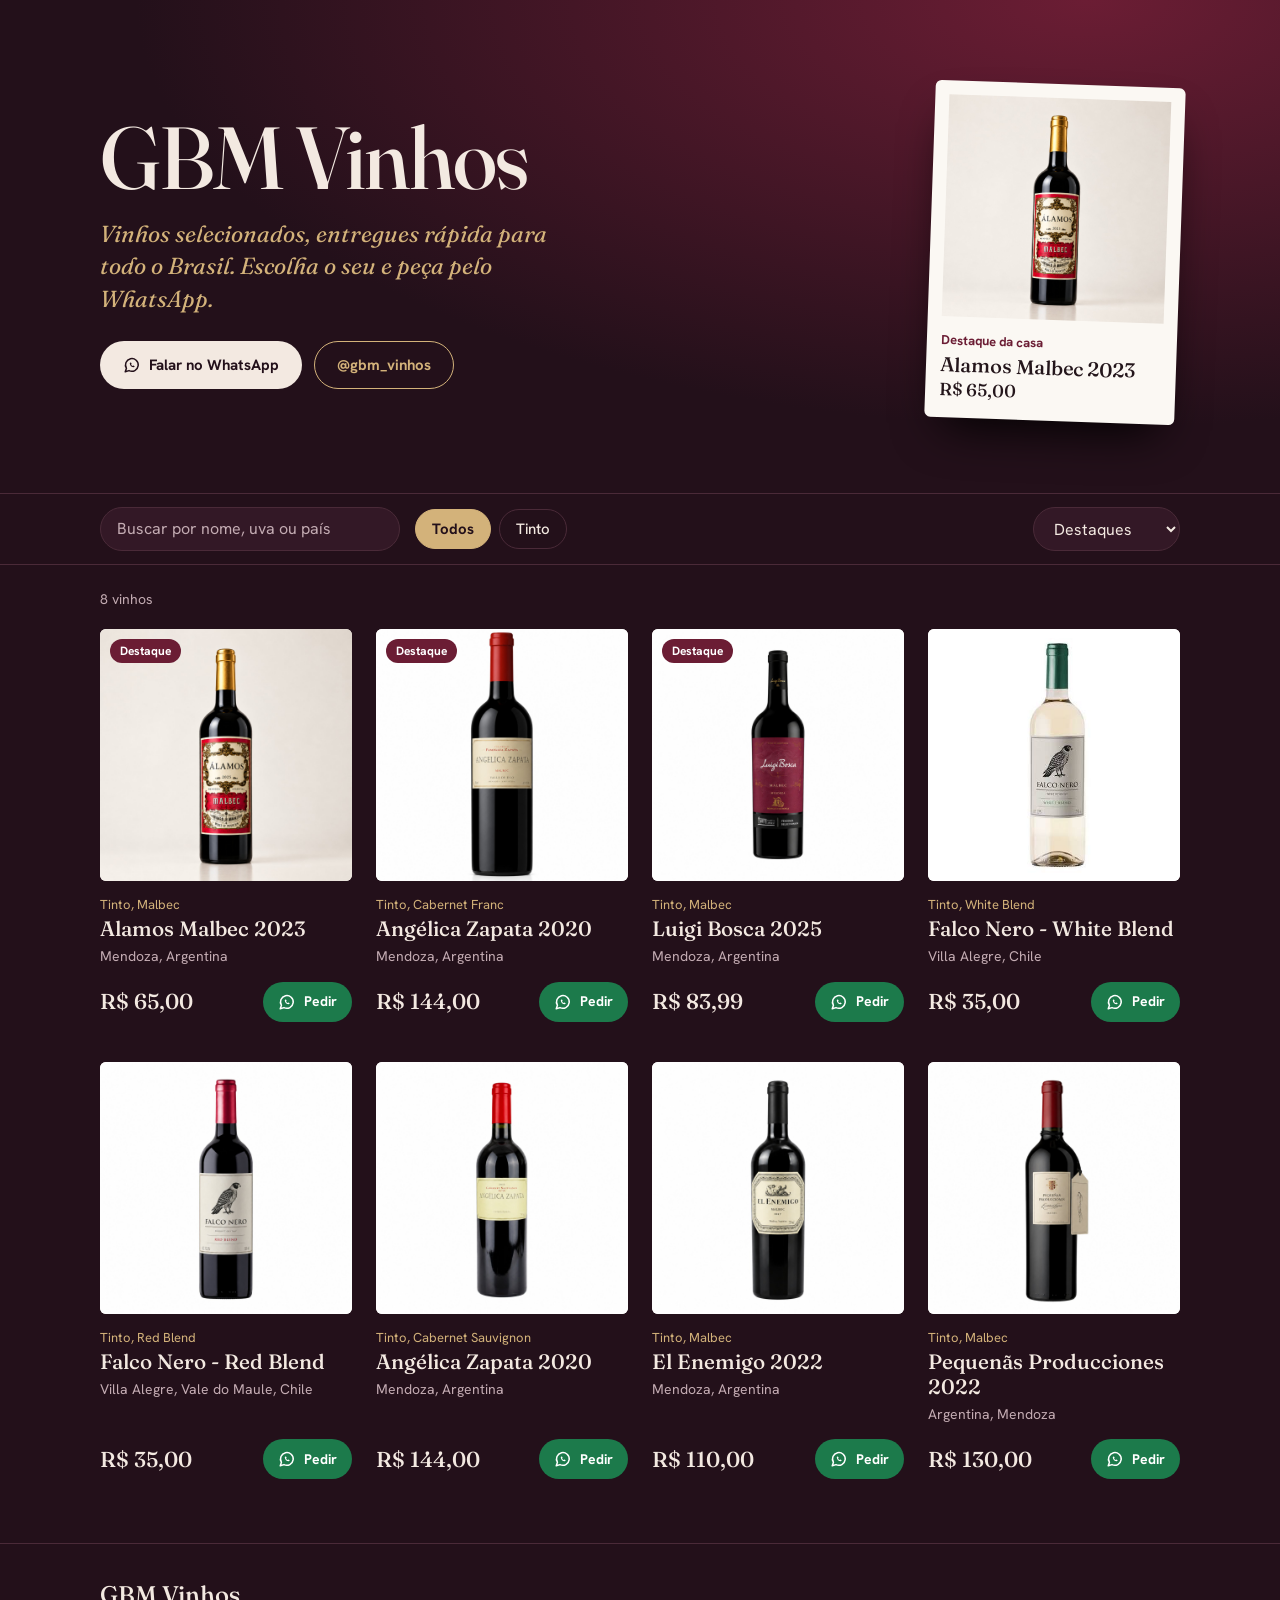
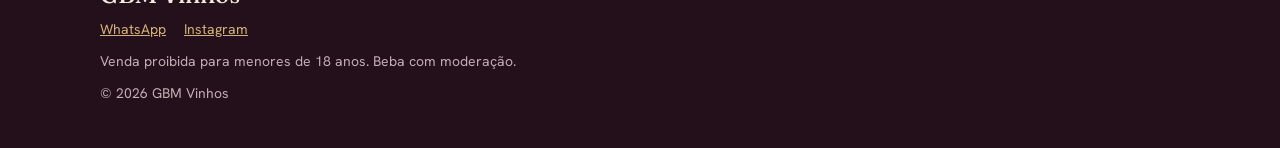
<file: index.html>
<!DOCTYPE html>
<html lang="pt-BR">
<head>
  <meta charset="utf-8">
  <meta name="viewport" content="width=device-width, initial-scale=1, viewport-fit=cover">
  <title>GBM Vinhos | Catálogo de vinhos</title>
  <meta name="description" content="Catálogo de vinhos da GBM Vinhos. Escolha o seu e peça pelo WhatsApp.">
  <meta name="theme-color" content="#23101A">
  <meta property="og:type" content="website">
  <meta property="og:title" content="GBM Vinhos | Catálogo de vinhos">
  <meta property="og:description" content="Escolha o seu vinho e peça pelo WhatsApp.">
  <link rel="icon" href="data:image/svg+xml,%3Csvg xmlns='http://www.w3.org/2000/svg' viewBox='0 0 100 100'%3E%3Ctext y='.9em' font-size='90'%3E🍷%3C/text%3E%3C/svg%3E">

  <!-- Fontes: Fraunces (títulos e preços) e Hanken Grotesk (textos) -->
  <link rel="preconnect" href="https://fonts.googleapis.com">
  <link rel="preconnect" href="https://fonts.gstatic.com" crossorigin>
  <link href="https://fonts.googleapis.com/css2?family=Fraunces:ital,opsz,wght@0,9..144,400;0,9..144,500;0,9..144,600;1,9..144,400&family=Hanken+Grotesk:wght@400;500;700&display=swap" rel="stylesheet">

  <link rel="stylesheet" href="css/styles.css">
</head>
<body>

  <!-- TOPO: nome da loja, frase, botões de contato e o vinho em destaque.
       Os textos vêm de dados/catalogo.json (preenchidos pelo js/app.js). -->
  <header class="topo">
    <div class="topo-conteudo">
      <div class="topo-texto">
        <h1 class="marca" id="loja-nome">GBM Vinhos</h1>
        <p class="frase" id="loja-frase"></p>
        <div class="topo-botoes" id="topo-botoes"></div>
      </div>
      <div id="destaque"></div>
    </div>
  </header>

  <!-- FILTROS: busca, tipos de vinho e ordenação -->
  <nav class="filtros" aria-label="Filtros do catálogo">
    <div class="filtros-conteudo">
      <label class="so-leitor" for="busca">Buscar vinhos</label>
      <input class="campo" id="busca" type="search" placeholder="Buscar por nome, uva ou país" autocomplete="off">

      <div class="tipos" id="tipos" role="group" aria-label="Filtrar por tipo"></div>

      <label class="so-leitor" for="ordem">Ordenar por</label>
      <select class="campo" id="ordem">
        <option value="destaques">Destaques</option>
        <option value="menor">Menor preço</option>
        <option value="maior">Maior preço</option>
        <option value="nome">Nome (A a Z)</option>
      </select>
    </div>
  </nav>

  <!-- CATÁLOGO: os cartões dos vinhos são criados pelo js/app.js -->
  <main class="catalogo">
    <p class="contagem" id="contagem" aria-live="polite"></p>
    <div class="grade" id="lista"></div>
    <p class="vazio" id="vazio" hidden></p>
  </main>

  <footer class="rodape" id="rodape"></footer>

  <!-- JANELA DE DETALHES: abre ao clicar em um vinho (com o carrossel de fotos) -->
  <dialog class="detalhe" id="detalhe"></dialog>

  <script src="js/app.js"></script>
</body>
</html>
</file>
<file: css/styles.css>
/* =====================================================================
   GBM VINHOS - Estilos da vitrine

   Ideia do visual: a página é escura, cor de vinho, como uma garrafa.
   As fotos ficam em quadros claros, como rótulos colados nela.

   Índice:
     1. Cores, fontes e medidas (mude aqui para mudar o site inteiro)
     2. Base
     3. Botões
     4. Topo
     5. Filtros
     6. Cartões dos vinhos
     7. Janela de detalhes e carrossel
     8. Rodapé
   ===================================================================== */

/* ---------- 1. Cores, fontes e medidas ---------- */
:root {
  /* Cores */
  --borra: #23101a;        /* fundo da página (vinho bem escuro) */
  --borra-clara: #331826;  /* fundo de campos e áreas de apoio */
  --vinho: #6b1d34;        /* cor da marca */
  --rotulo: #fbf8f3;       /* branco dos quadros de foto e da janela */
  --tinta: #24161b;        /* texto sobre o branco */
  --creme: #f3e9e1;        /* texto sobre o escuro */
  --suave: #c4acb3;        /* texto secundário sobre o escuro */
  --ouro: #d3b27a;         /* detalhes e destaques */
  --linha: #4a2a38;        /* linhas finas sobre o escuro */
  --whatsapp: #1c7a4b;     /* botão de pedido */

  /* Fontes */
  --fonte-titulo: "Fraunces", Georgia, serif;
  --fonte-texto: "Hanken Grotesk", system-ui, -apple-system, "Segoe UI", sans-serif;

  /* Medidas */
  --largura: 1120px;       /* largura máxima do conteúdo */
  --margem: 20px;          /* respiro nas laterais */
  --raio: 6px;             /* arredondamento dos quadros */
}

/* ---------- 2. Base ---------- */
*, *::before, *::after { box-sizing: border-box; }

body {
  margin: 0;
  background: var(--borra);
  color: var(--creme);
  font: 400 16px/1.55 var(--fonte-texto);
  -webkit-font-smoothing: antialiased;
}

img { display: block; max-width: 100%; }
button, input, select { font: inherit; color: inherit; }
button { cursor: pointer; }
[hidden] { display: none !important; }

:focus-visible { outline: 2px solid var(--ouro); outline-offset: 3px; }

/* Texto que só os leitores de tela leem */
.so-leitor {
  position: absolute; width: 1px; height: 1px;
  overflow: hidden; clip-path: inset(50%); white-space: nowrap;
}

/* ---------- 3. Botões ---------- */
.botao {
  display: inline-flex; align-items: center; justify-content: center; gap: 8px;
  min-height: 48px; padding: 10px 22px;
  border: 1px solid transparent; border-radius: 999px;
  font-weight: 700; font-size: 15px; line-height: 1.2; text-decoration: none;
}
.botao svg { width: 18px; height: 18px; flex: none; }

.botao-whatsapp { background: var(--whatsapp); color: #fff; }
.botao-whatsapp:hover { background: #17663f; }
.botao-claro { background: var(--creme); color: var(--borra); }
.botao-contorno { border-color: var(--ouro); color: var(--ouro); }
.botao-pequeno { min-height: 40px; padding: 8px 14px; font-size: 14px; }

/* ---------- 4. Topo ---------- */
.topo {
  /* Luz suave no canto, como o reflexo em uma garrafa */
  background: radial-gradient(120% 140% at 85% 0%, var(--vinho) 0%, var(--borra) 62%);
  border-bottom: 1px solid var(--linha);
}
.topo-conteudo {
  max-width: var(--largura); margin: 0 auto;
  padding: clamp(36px, 7vw, 84px) var(--margem) clamp(32px, 6vw, 72px);
  display: grid; grid-template-columns: 1fr auto; gap: 32px; align-items: center;
}

.marca {
  margin: 0;
  font: 500 clamp(2.6rem, 9vw, 5.5rem)/0.95 var(--fonte-titulo);
  letter-spacing: -0.02em;
  text-wrap: balance;
}
.frase {
  margin: 18px 0 26px; max-width: 30ch;
  font: italic 400 clamp(1.1rem, 2.6vw, 1.45rem)/1.4 var(--fonte-titulo);
  color: var(--ouro);
}
.topo-botoes { display: flex; flex-wrap: wrap; gap: 12px; }

/* Vinho em destaque: quadro claro levemente inclinado, como um rótulo */
.destaque {
  display: grid; gap: 14px; width: 250px; padding: 14px 14px 18px;
  background: var(--rotulo); color: var(--tinta);
  border: 0; border-radius: var(--raio); text-align: left;
  transform: rotate(2deg);
  box-shadow: 0 24px 48px -18px #000;
  transition: transform 0.25s;
}
.destaque:hover { transform: rotate(0deg); }
.destaque img { width: 100%; aspect-ratio: 1; object-fit: contain; }
.destaque-texto { display: grid; gap: 2px; }
.destaque-chamada { font-size: 13px; color: var(--vinho); font-weight: 700; }
.destaque-nome { font: 500 1.25rem/1.2 var(--fonte-titulo); }
.destaque-preco { font: 500 1.1rem var(--fonte-titulo); }

/* No celular o destaque vira uma faixa deitada, para não empurrar o catálogo */
@media (max-width: 720px) {
  .topo-conteudo { grid-template-columns: 1fr; gap: 28px; }
  .destaque {
    width: 100%; grid-template-columns: 84px 1fr; align-items: center;
    padding: 10px 14px 10px 10px; transform: none; box-shadow: none;
  }
}

/* ---------- 5. Filtros ---------- */
.filtros {
  position: sticky; top: 0; z-index: 5;
  background: var(--borra); border-bottom: 1px solid var(--linha);
}
.filtros-conteudo {
  max-width: var(--largura); margin: 0 auto; padding: 12px var(--margem);
  display: grid; grid-template-columns: minmax(180px, 300px) 1fr auto; gap: 12px; align-items: center;
}

.campo {
  width: 100%; min-height: 44px; padding: 8px 16px;
  background: var(--borra-clara); color: var(--creme);
  border: 1px solid var(--linha); border-radius: 999px;
  font-size: 16px; /* 16px evita o zoom automático do iPhone */
}
.campo::placeholder { color: var(--suave); }

.tipos { display: flex; gap: 8px; overflow-x: auto; padding: 3px; scrollbar-width: none; }
.tipos::-webkit-scrollbar { display: none; }
.tipo {
  flex: none; min-height: 40px; padding: 6px 16px;
  background: transparent; color: var(--creme);
  border: 1px solid var(--linha); border-radius: 999px;
  font-weight: 500; font-size: 15px;
}
.tipo[aria-pressed="true"] { background: var(--ouro); border-color: var(--ouro); color: var(--borra); font-weight: 700; }

@media (max-width: 720px) {
  .filtros-conteudo { grid-template-columns: 1fr auto; }
  .tipos { grid-column: 1 / -1; grid-row: 2; }
}

/* ---------- 6. Cartões dos vinhos ---------- */
.catalogo { max-width: var(--largura); margin: 0 auto; padding: 24px var(--margem) 64px; }
.contagem { margin: 0 0 18px; color: var(--suave); font-size: 14px; }
.vazio { padding: 48px 0; text-align: center; color: var(--suave); }

.grade { display: grid; grid-template-columns: repeat(auto-fill, minmax(230px, 1fr)); gap: 40px 24px; }
@media (max-width: 560px) {
  .grade { grid-template-columns: repeat(2, minmax(0, 1fr)); gap: 30px 14px; }
}

.cartao { display: flex; flex-direction: column; min-width: 0; }

/* Quadro claro com a foto */
.cartao-foto {
  position: relative; display: grid; place-items: center;
  width: 100%; aspect-ratio: 1; padding: 0; margin-bottom: 14px;
  background: var(--rotulo); border: 0; border-radius: var(--raio); overflow: hidden;
}
.cartao-foto img { width: 100%; height: 100%; object-fit: contain; transition: transform 0.35s; }
.cartao-foto:hover img { transform: scale(1.04); }

/* Garrafa desenhada, para vinho sem foto */
.sem-foto { height: 72%; fill: none; stroke: var(--vinho); stroke-width: 1.5; opacity: 0.45; }

.esgotado .cartao-foto img, .esgotado .sem-foto { opacity: 0.4; filter: grayscale(1); }

.selo, .selo-fotos {
  position: absolute; top: 10px; left: 10px;
  padding: 3px 10px; border-radius: 999px;
  background: var(--vinho); color: #fff; font-size: 12px; font-weight: 700;
}
.selo-esgotado { background: var(--tinta); }
.selo-fotos { top: auto; left: auto; right: 10px; bottom: 10px; background: #24161bcc; font-weight: 500; }

.cartao-tipo { margin: 0; font-size: 13px; color: var(--ouro); }
.cartao-nome { margin: 2px 0 0; font: 500 1.3rem/1.2 var(--fonte-titulo); }
.cartao-nome button { all: unset; cursor: pointer; }
.cartao-nome button:focus-visible { outline: 2px solid var(--ouro); outline-offset: 3px; }
.cartao-origem { margin: 4px 0 0; font-size: 14px; color: var(--suave); }

.cartao-base {
  margin-top: auto; padding-top: 14px;
  display: flex; flex-wrap: wrap; align-items: center; justify-content: space-between; gap: 10px;
}
.preco { font: 500 1.35rem var(--fonte-titulo); white-space: nowrap; }

/* ---------- 7. Janela de detalhes e carrossel ---------- */
.detalhe {
  width: min(920px, calc(100% - 24px)); max-height: calc(100dvh - 24px);
  padding: 0; border: 0; border-radius: 10px;
  background: var(--rotulo); color: var(--tinta);
  overflow: auto;
}
.detalhe::backdrop { background: #12070ccc; }

.fechar {
  position: absolute; top: 8px; right: 8px; z-index: 2;
  width: 44px; height: 44px; border: 0; border-radius: 50%;
  background: var(--rotulo); color: var(--tinta); font-size: 28px; line-height: 1;
}
.detalhe :focus-visible { outline-color: var(--vinho); }

.detalhe-conteudo { display: grid; grid-template-columns: 1fr 1fr; }
.detalhe-texto { padding: 44px 36px 32px; display: flex; flex-direction: column; }
.detalhe .cartao-tipo { color: var(--vinho); font-weight: 700; }
.detalhe-nome { margin: 4px 0 12px; font: 500 clamp(1.7rem, 4vw, 2.3rem)/1.1 var(--fonte-titulo); text-wrap: balance; }
.detalhe-descricao { margin: 0; }
.aviso-esgotado { margin: 0 0 10px; font-weight: 700; }

.ficha { display: grid; grid-template-columns: auto 1fr; gap: 6px 20px; margin: 20px 0; padding-top: 18px; border-top: 1px solid #e2d8cd; font-size: 15px; }
.ficha dt { color: #75636a; }
.ficha dd { margin: 0; font-weight: 500; }

.detalhe-compra { margin-top: auto; display: grid; gap: 12px; }
.preco-grande { font-size: 2.1rem; }

/* Carrossel: as fotos ficam lado a lado e a área rola na horizontal.
   "scroll-snap" faz cada foto parar encaixada no lugar. */
.carrossel { position: relative; background: #fff; }
.carrossel-fotos {
  display: flex; aspect-ratio: 1; place-items: center; justify-content: flex-start;
  overflow-x: auto; scroll-snap-type: x mandatory; scrollbar-width: none;
}
.carrossel-fotos::-webkit-scrollbar { display: none; }
.carrossel-fotos img { flex: 0 0 100%; width: 100%; height: 100%; object-fit: contain; scroll-snap-align: center; }
.carrossel-fotos .sem-foto { margin: auto; }

.seta {
  position: absolute; top: calc(50% - 56px);
  width: 44px; height: 44px; border: 1px solid #e2d8cd; border-radius: 50%;
  background: #ffffffe6; color: var(--tinta); font-size: 26px; line-height: 1; padding-bottom: 4px;
}
.seta-voltar { left: 10px; }
.seta-avancar { right: 10px; }

.miniaturas { display: flex; justify-content: center; gap: 8px; padding: 10px 12px 14px; }
.miniaturas button {
  width: 56px; height: 56px; padding: 2px;
  background: #fff; border: 1px solid #e2d8cd; border-radius: 4px; opacity: 0.6;
}
.miniaturas button.ativa { border: 2px solid var(--vinho); opacity: 1; }
.miniaturas img { width: 100%; height: 100%; object-fit: contain; }

/* No celular a janela ocupa a tela toda e o botão de pedir fica preso embaixo */
@media (max-width: 720px) {
  .detalhe { width: 100%; max-width: 100%; height: 100dvh; max-height: 100dvh; margin: 0; border-radius: 0; }
  .detalhe-conteudo { grid-template-columns: 1fr; }
  .detalhe-texto { padding: 22px var(--margem) 0; }
  .fechar { position: fixed; border: 1px solid #e2d8cd; }
  .detalhe-compra {
    position: sticky; bottom: 0; margin: 8px calc(var(--margem) * -1) 0;
    padding: 12px var(--margem) calc(12px + env(safe-area-inset-bottom, 0px));
    grid-template-columns: auto 1fr; align-items: center;
    background: var(--rotulo); border-top: 1px solid #e2d8cd;
  }
  .preco-grande { font-size: 1.5rem; }
}

/* ---------- 8. Rodapé ---------- */
.rodape { border-top: 1px solid var(--linha); }
.rodape-conteudo {
  max-width: var(--largura); margin: 0 auto; padding: 36px var(--margem) 44px;
  display: grid; gap: 10px; font-size: 14px; color: var(--suave);
}
.rodape-conteudo p { margin: 0; max-width: 70ch; }
.rodape-marca { font: 500 1.5rem var(--fonte-titulo); color: var(--creme); }
.rodape-links { display: flex; gap: 18px; }
.rodape-links:empty { display: none; }
.rodape-links a { color: var(--ouro); }

/* Quem pediu menos animação no aparelho não vê as transições */
@media (prefers-reduced-motion: reduce) {
  * { transition: none !important; scroll-behavior: auto !important; }
}
</file>
